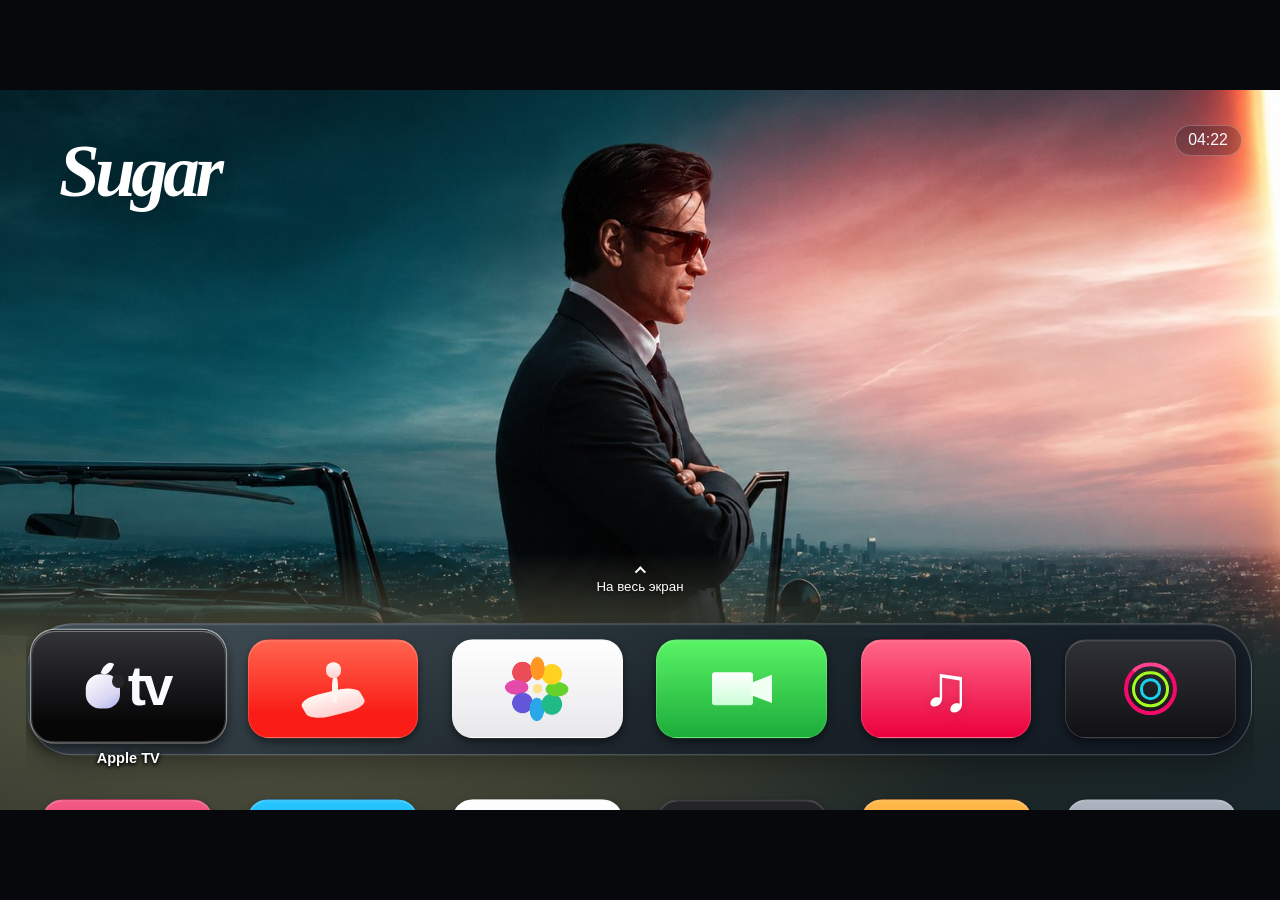
<file: index.html>
<!doctype html>
<html lang="ru">
<head>
  <meta charset="utf-8">
  <meta name="viewport" content="width=device-width, initial-scale=1">
  <title>AppleTvSamsung</title>
  <link rel="stylesheet" href="style.css">
  <link rel="stylesheet" href="art/tvos-icons.css">
  <script defer src="sound-files.js"></script>
  <script defer src="call-config.js"></script>
  <script defer src="call.js"></script>
  <script defer src="settings.js"></script>
  <script defer src="app.js"></script>
</head>
<body>
  <main class="screen">
    <section id="home" class="home" aria-label="Главный экран">
      <div class="backdrop" aria-hidden="true">
        <img id="artwork" alt="" draggable="false" src="art/sugar.jpg">
      </div>
      <div class="apps-wallpaper" aria-hidden="true"></div>
      <h1 class="hero-title">Sugar</h1>
      <time id="home-clock" class="home-clock"></time>
      <button id="hero-preview" class="hero-preview" type="button" aria-expanded="false">
        <span id="hero-preview-label">На весь экран</span>
      </button>
      <div class="shelf" aria-label="Приложения">
        <div class="shelf-track">
          <div class="tile-row favorites">
            <button class="tile" type="button" data-app="tv" aria-label="Apple TV"><span class="tile-frame"><span class="tile-icon tv-icon" aria-hidden="true"><i></i>tv</span></span><span class="tile-name" aria-hidden="true">Apple TV</span></button>
            <button class="tile" type="button" data-app="arcade" aria-label="Arcade"><span class="tile-frame"><span class="tile-icon arcade-icon" aria-hidden="true"><i></i></span></span><span class="tile-name" aria-hidden="true">Arcade</span></button>
            <button class="tile" type="button" data-app="photos" aria-label="Фото"><span class="tile-frame"><span class="tile-icon photos-icon" aria-hidden="true"></span></span><span class="tile-name" aria-hidden="true">Фото</span></button>
            <button class="tile" type="button" data-app="facetime" aria-label="FaceTime"><span class="tile-frame"><span class="tile-icon video-icon" aria-hidden="true"></span></span><span class="tile-name" aria-hidden="true">FaceTime</span></button>
            <button class="tile" type="button" data-app="music" aria-label="Музыка"><span class="tile-frame"><span class="tile-icon symbol-icon music-icon" aria-hidden="true">♫</span></span><span class="tile-name" aria-hidden="true">Музыка</span></button>
            <button class="tile" type="button" data-app="fitness" aria-label="Фитнес"><span class="tile-frame"><span class="tile-icon fitness-icon" aria-hidden="true"></span></span><span class="tile-name" aria-hidden="true">Фитнес</span></button>
          </div>
          <div class="tile-row utilities">
            <button id="all-apps" class="tile" type="button" aria-label="Все приложения"><span class="tile-frame"><span class="tile-icon grid-icon" aria-hidden="true"></span></span><span class="tile-name" aria-hidden="true">Все приложения</span></button>
            <button class="tile" type="button" data-app="localVideo" aria-label="Моё видео"><span class="tile-frame"><span class="tile-icon play-icon" aria-hidden="true"></span></span><span class="tile-name" aria-hidden="true">Моё видео</span></button>
            <button class="tile" type="button" data-app="youtube" aria-label="YouTube"><span class="tile-frame"><span class="tile-icon youtube-icon" aria-hidden="true"></span></span><span class="tile-name" aria-hidden="true">YouTube</span></button>
            <button class="tile" type="button" data-app="netflix" aria-label="Netflix"><span class="tile-frame"><span class="tile-icon netflix-icon" aria-hidden="true"></span></span><span class="tile-name" aria-hidden="true">Netflix</span></button>
            <button class="tile" type="button" data-app="browser" aria-label="Браузер"><span class="tile-frame"><span class="tile-icon compass-icon" aria-hidden="true"></span></span><span class="tile-name" aria-hidden="true">Браузер</span></button>
            <button id="home-settings" class="tile" type="button" aria-label="Настройки"><span class="tile-frame"><span class="tile-icon symbol-icon gear-icon" aria-hidden="true">⚙</span></span><span class="tile-name" aria-hidden="true">Настройки</span></button>
          </div>
        </div>
      </div>
      <p id="notice" class="notice" role="status" hidden></p>
    </section>
    <section id="lan-call" class="lan-call" aria-labelledby="call-title" hidden>
      <header>
        <h1 id="call-title">FaceTime</h1>
        <button id="call-back" type="button">Назад</button>
      </header>
      <p id="call-status" role="status"></p>
      <div class="call-media">
        <img id="call-qr" alt="QR-код подключения телефона" hidden>
        <canvas id="call-video" aria-label="Видео с камеры телефона" hidden></canvas>
      </div>
      <button id="call-retry" type="button" hidden>Новый QR-код</button>
    </section>
    <section id="gallery" class="gallery" aria-labelledby="gallery-title" hidden>
      <header>
        <h1 id="gallery-title">Приложения Samsung</h1>
        <div class="gallery-actions">
          <button id="gallery-settings" type="button">Настройки</button>
          <button id="back" type="button">Назад</button>
        </div>
      </header>
      <p id="gallery-status" role="status"></p>
      <div id="applications" class="applications"></div>
    </section>
    <section id="settings" class="settings" aria-labelledby="settings-title" hidden>
      <header class="settings-heading">
        <button id="settings-back" class="settings-back" type="button" aria-label="Назад">‹</button>
        <h1 id="settings-title">Настройки</h1>
      </header>
      <aside class="settings-brand">
        <div class="settings-logo" aria-hidden="true"><span class="tv-icon"><i></i>tv</span></div>
        <p id="settings-description" class="settings-help" aria-live="polite"></p>
      </aside>
      <div class="settings-menu">
        <div id="settings-list" class="settings-list"></div>
        <p id="settings-detail" class="settings-detail" hidden></p>
      </div>
    </section>
  </main>
</body>
</html>
</file>
<file: style.css>
* { box-sizing: border-box; }
[hidden] { display: none !important; }
body {
  margin: 0;
  min-height: 100vh;
  display: flex;
  align-items: center;
  justify-content: center;
  background: #06080b;
  color: #fff;
  font-family: Inter, "Segoe UI", Arial, sans-serif;
}
.screen {
  position: relative;
  width: 100vw;
  height: 100vh;
  max-width: 177.7778vh;
  max-height: 56.25vw;
  overflow: hidden;
}
.home, .backdrop, .backdrop img, .gallery {
  position: absolute;
  top: 0; right: 0; bottom: 0; left: 0;
  width: 100%;
  height: 100%;
}
.screen { --u: 1vw; }
@media (min-aspect-ratio: 16/9) { .screen { --u: 1.77778vh; } }
.home { overflow: hidden; background: #0b141a; }
.backdrop {
  background: radial-gradient(ellipse at 94% 11%, #e5a996, transparent 53%),
    linear-gradient(150deg, #05202a 5%, #195465 48%, #080d13 88%);
}
.backdrop img {
  object-fit: cover;
  opacity: 0;
  transform: scale(1.025);
  transition: opacity 500ms ease, transform 620ms cubic-bezier(.2,.72,.2,1);
}
.has-artwork .backdrop img { opacity: 1; }
.backdrop::after {
  position: absolute;
  inset: 0;
  top: 0; right: 0; bottom: 0; left: 0;
  content: "";
  background: linear-gradient(0deg, #06090bea, #080b0c30 29%, transparent 54%);
  transition: opacity 340ms ease;
}
.apps-wallpaper {
  position: absolute;
  z-index: 1;
  top: 0; right: 0; bottom: 0; left: 0;
  pointer-events: none;
  --wallpaper:
    radial-gradient(ellipse at 20% 72%, #63634a, transparent 54%),
    radial-gradient(ellipse at 87% 24%, #395151, transparent 62%),
    radial-gradient(ellipse at 58% 16%, #56534f, transparent 57%),
    linear-gradient(155deg, #222b2c, #242922 68%, #18252a);
}
[data-menu-theme="light"] .apps-wallpaper {
  --wallpaper:
    radial-gradient(ellipse at 18% 67%, #949176, transparent 46%),
    radial-gradient(ellipse at 90% 31%, #758583, transparent 68%),
    radial-gradient(ellipse at 57% 25%, #656264, transparent 48%),
    linear-gradient(140deg,#5f7171,#454b40);
}
.apps-wallpaper::before, .apps-wallpaper::after {
  position: absolute;
  top: 0; right: 0; bottom: 0; left: 0;
  background: var(--wallpaper);
  content: "";
}
.apps-wallpaper::before {
  -webkit-mask-image: linear-gradient(transparent 64%, #000 79%);
  opacity: 1;
  transition: opacity 300ms ease;
}
.apps-wallpaper::after {
  opacity: 0;
  transition: opacity 420ms cubic-bezier(.2,.72,.2,1);
}
.apps-scrolled .apps-wallpaper::after { opacity: 1; }
.previewing .apps-wallpaper::before { opacity: 0; }
.hero-title {
  position: absolute;
  top: 5.5%;
  left: 4.6%;
  margin: 0;
  font: italic 700 calc(5.7 * var(--u))/1.15 "Segoe Script", "Brush Script MT", cursive;
  letter-spacing: -.06em;
  text-shadow: 0 .1em .45em #0006;
  transition: transform 360ms cubic-bezier(.2,.75,.2,1), opacity 260ms ease;
}
.apps-scrolled .hero-title { opacity: 0; transform: translateY(-.45em); }
.home-clock {
  position: absolute;
  top: 4.8%;
  right: 3%;
  padding: .36em .8em;
  border: 1px solid rgba(255,255,255,.24);
  border-radius: 2em;
  background: rgba(8,15,22,.25);
  color: #f6f9fc;
  font-size: calc(1.24 * var(--u));
  font-variant-numeric: tabular-nums;
}
button { font: inherit; color: inherit; cursor: pointer; }
.hero-preview {
  position: absolute;
  z-index: 3;
  top: 65.8%;
  left: 50%;
  transform: translateX(-50%);
  padding: .3em 1em;
  border: 0;
  border-radius: .6em;
  background: transparent;
  color: #fff;
  text-shadow: 0 1px 5px #000;
  font-size: calc(1.04 * var(--u));
  text-align: center;
  transition: opacity 210ms ease, top 360ms ease;
}
.hero-preview::before {
  display: block;
  width: .48em;
  height: .48em;
  margin: 0 auto .25em;
  border-top: 2px solid;
  border-left: 2px solid;
  transform: rotate(45deg);
  content: "";
}
.hero-preview:focus { outline: 1px solid #eef6ff; outline-offset: 2px; background: #132234af; }
.apps-scrolled .hero-preview { visibility: hidden; opacity: 0; }
.shelf {
  position: absolute;
  z-index: 2;
  top: 0;
  right: 2%;
  bottom: 0;
  left: 2%;
  overflow: hidden;
  pointer-events: none;
  transition: opacity 240ms ease;
}
.shelf-track {
  position: absolute;
  top: 0; bottom: 0; left: .15%; right: .15%;
  padding-top: calc(2.1 * var(--u));
  transform: translateY(70.3%);
  transition: transform 330ms cubic-bezier(.2,.76,.24,1);
  will-change: transform;
}
.apps-scrolled .shelf-track { transform: translateY(3.1%); }
.tile-row {
  display: flex;
  align-items: center;
  justify-content: space-between;
  padding: calc(1.2 * var(--u));
}
.favorites {
  border: 1px solid rgba(241,247,255,.23);
  border-radius: calc(3.6 * var(--u));
  background: linear-gradient(156deg, #465662e0, #18232cda 52%, #111721e8);
  box-shadow: inset 0 1px 0 #f5f7ff2c, 0 .55em 1.7em #0005;
}
.utilities { margin-top: calc(2.25 * var(--u)); }
.tile {
  position: relative;
  width: 14.3%;
  flex: 0 0 14.3%;
  padding: 0;
  border: 0;
  background: transparent;
  pointer-events: auto;
  transform: scale(1);
  transition: transform 180ms cubic-bezier(.17,.84,.34,1.15);
}
.tile-frame {
  position: relative;
  display: grid;
  place-items: center;
  height: calc(7.74 * var(--u));
  border: 1px solid rgba(255,255,255,.15);
  border-radius: calc(1.65 * var(--u));
  background: var(--tile-color, linear-gradient(#252b36, #10141b));
  box-shadow: inset 0 1px 0 #ffffff2e, 0 .26em .55em #0007;
}
.tile-frame::before {
  position: absolute;
  z-index: 1;
  top: 0; right: 0; bottom: 0; left: 0;
  border-radius: inherit;
  background-position: var(--tile-x) var(--tile-y);
  background-size: var(--tile-size);
  background-repeat: no-repeat;
  content: var(--tile-art, none);
  pointer-events: none;
}
.tile:focus { z-index: 2; outline: 0; transform: translateY(-.15em) scale(1.14); }
.tile:focus .tile-frame {
  box-shadow: inset 0 1px 0 #ffffff55, 0 .36em .75em #0009, 0 0 0 1px #ffffffb0;
}
.tile:active { transform: scale(1.055); transition-duration: 90ms; }
.tile-name {
  position: absolute;
  z-index: 1;
  top: calc(100% + .45em);
  left: 50%;
  transform: translate(-50%, -.32em);
  opacity: 0;
  color: #fff;
  font-size: calc(1.0 * var(--u));
  font-weight: 600;
  white-space: nowrap;
  text-shadow: 0 1px .3em #000, 0 1px .3em #000;
  transition: opacity 140ms ease, transform 200ms ease;
}
.tile:focus .tile-name { opacity: 1; transform: translate(-50%, 0); }
[data-app="tv"] { --tile-color: linear-gradient(#333437, #060607 83%); }
[data-app="arcade"] { --tile-color: linear-gradient(#ff664f, #fa1d17 75%); }
[data-app="photos"] { --tile-color: linear-gradient(#fff, #e8e8eb); }
[data-app="facetime"] { --tile-color: linear-gradient(#5af466, #1cac3a); }
[data-app="music"] { --tile-color: linear-gradient(#ff6788, #ec003d); }
[data-app="fitness"] { --tile-color: linear-gradient(#303137, #111114); }
#all-apps { --tile-color: linear-gradient(#f55b86, #c20d49); }
[data-app="localVideo"] { --tile-color: linear-gradient(#28c8ff, #0578d8); }
[data-app="youtube"] { --tile-color: linear-gradient(#fff, #ededf0); }
[data-app="netflix"] { --tile-color: linear-gradient(#26262a, #09090b); }
[data-app="browser"] { --tile-color: linear-gradient(#ffba4c, #f37e10); }
#home-settings { --tile-color: linear-gradient(#aeb5c0, #737d8c); }
.tile-icon { position: relative; display: block; width: calc(5.1 * var(--u)); height: calc(5.1 * var(--u)); }
.symbol-icon { text-align: center; line-height: 1; color: white; font-size: calc(5.1 * var(--u)); }
.music-icon { font-weight: 750; text-shadow: 0 1px .15em #9b174066; }
.gear-icon { font-size: calc(4.5 * var(--u)); padding-top: .08em; }
.netflix-icon {
  width: calc(2.7 * var(--u));
  height: calc(4.55 * var(--u));
  background: linear-gradient(90deg,#a90018 0 27%,transparent 27% 73%,#c7001c 73% 100%);
}
.netflix-icon::before {
  position: absolute;
  top: 0; right: 0; bottom: 0; left: 0;
  background: linear-gradient(100deg,#a90016,#f3263b 48%,#da001d);
  clip-path: polygon(0 0,30% 0,100% 100%,70% 100%);
  content: "";
}
.tv-icon {
  display: flex; align-items: center; justify-content: center; width: auto; height: auto; gap: .14em;
  font: 750 calc(3.75 * var(--u))/1 "Segoe UI", Arial, sans-serif; letter-spacing: -.055em; color: #fafbff;
}
.tv-icon i { position: relative; display: inline-block; width: .62em; height: .62em; margin-top: .19em; border-radius: 43% 43% 42% 42%; background: linear-gradient(147deg,#fff,#d9d6f2 67%,#a3b1f1); }
.tv-icon i::before { content: ""; position: absolute; top: -.24em; left: .31em; width: .17em; height: .24em; border-radius: 80% 0; background: #f9fafd; transform: rotate(22deg); }
.tv-icon i::after { content: ""; position: absolute; top: -.01em; right: -.08em; width: .22em; height: .25em; border-radius: 50%; background: #252527; }
.arcade-icon::before, .arcade-icon::after, .arcade-icon i { position: absolute; content: ""; background: linear-gradient(#fff9f4,#ffd0d0); }
.arcade-icon::before { inset: 53% 4% 11%; top: 53%; left: 4%; right: 4%; bottom: 11%; border-radius: 35%; transform: rotate(-14deg) skewX(16deg); }
.arcade-icon::after { top: 9%; left: 39%; width: 24%; height: 24%; border-radius: 50%; }
.arcade-icon i { top: 30%; left: 48%; height: 42%; width: 9%; border-radius: 40%; background: #fff5f0; }
.photos-icon {
  background:
    radial-gradient(ellipse at 50% 50%, #ffe08c 0 10%, transparent 11%),
    radial-gradient(ellipse at 50% 19%, #ff9523 0 15%, transparent 16%),
    radial-gradient(ellipse at 72% 28%, #ffd222 0 15%, transparent 16%),
    radial-gradient(ellipse at 80% 51%, #67d12c 0 15%, transparent 16%),
    radial-gradient(ellipse at 72% 74%, #21b985 0 15%, transparent 16%),
    radial-gradient(ellipse at 49% 82%, #28a8e8 0 15%, transparent 16%),
    radial-gradient(ellipse at 27% 72%, #6257d9 0 15%, transparent 16%),
    radial-gradient(ellipse at 18% 48%, #e34aaa 0 15%, transparent 16%),
    radial-gradient(ellipse at 27% 25%, #eb4c57 0 15%, transparent 16%);
}
.video-icon::before { position: absolute; top: 25%; left: 4%; width: 63%; height: 50%; border-radius: .18em; background: linear-gradient(#fff,#ccffd7); content: ""; }
.video-icon::after { position: absolute; top: 28%; right: 3%; width: 34%; height: 44%; background: #effff1; clip-path: polygon(0 30%,100% 0,100% 100%,0 70%); content: ""; }
.fitness-icon { width: calc(4.15 * var(--u)); height: calc(4.15 * var(--u)); border-radius: 50%; border: calc(.38 * var(--u)) solid #f50969; border-top-color: #ff4393; }
.fitness-icon::before, .fitness-icon::after { position: absolute; border-radius: 50%; content: ""; }
.fitness-icon::before { inset: 10%; top: 10%; right: 10%; bottom: 10%; left: 10%; border: calc(.29 * var(--u)) solid #a4fc20; }
.fitness-icon::after { inset: 26%; top: 26%; right: 26%; bottom: 26%; left: 26%; border: calc(.25 * var(--u)) solid #1bd1ed; }
.grid-icon { width: calc(3.15 * var(--u)); height: calc(3.15 * var(--u)); background: radial-gradient(circle, #fff 52%, transparent 55%) 0 0 / 33.333% 33.333%; }
.play-icon::before, .youtube-icon::before { position: absolute; content: ""; }
.play-icon::before { top: 16%; left: 29%; width: 55%; height: 68%; background: white; clip-path: polygon(0 0,100% 50%,0 100%); }
.youtube-icon { width: calc(5.2 * var(--u)); height: calc(3.65 * var(--u)); border-radius: 23%; background: #ff0033; }
.youtube-icon::before { top: 24%; left: 41%; width: 31%; height: 52%; background: #fff; clip-path: polygon(0 0,100% 50%,0 100%); }
.compass-icon { width: calc(4.05 * var(--u)); height: calc(4.05 * var(--u)); border-radius: 50%; border: 2px solid #fff; }
.compass-icon::before { position: absolute; top: 15%; left: 14%; width: 72%; height: 72%; background: #fff; clip-path: polygon(83% 3%,62% 61%,6% 92%,33% 34%); content: ""; }
.previewing .shelf { visibility: hidden; opacity: 0; transition: opacity 210ms ease, visibility 0s 210ms; }
.previewing .backdrop img { transform: scale(1); }
.previewing .backdrop::after { opacity: .35; }
.previewing .hero-preview { top: 90%; visibility: visible; opacity: 1; }
.previewing .hero-preview::before { transform: rotate(225deg); }
.lan-call {
  position: absolute;
  top: 0; right: 0; bottom: 0; left: 0;
  padding: 4% 6%;
  background: radial-gradient(ellipse at 52% 43%, #253e35, #101719 72%);
  font-size: calc(1.45 * var(--u));
}
.lan-call header { display: flex; justify-content: space-between; align-items: center; }
.lan-call h1 { margin: 0; font-size: 2.1em; }
.lan-call p { text-align: center; margin: .45em 0 1em; }
.lan-call button {
  display: block;
  margin: .55em auto 0;
  border: 0;
  border-radius: .65em;
  padding: .46em .9em;
  background: #30413d;
}
.lan-call header button { margin: 0; }
.lan-call button:focus { background: #f2f7f4; color: #0e231b; outline: none; }
.call-media { text-align: center; }
#call-qr { width: calc(18 * var(--u)); max-width: 55%; background: #fff; border-radius: .6em; }
#call-video { max-width: 85%; width: auto; height: calc(33 * var(--u)); border-radius: .55em; }
.gallery:not([hidden]), .settings:not([hidden]) { animation: screen-in 260ms cubic-bezier(.2,.73,.28,1) both; }
.home:not([hidden]) { animation: reveal 180ms ease both; }
@keyframes screen-in { from { opacity: 0; transform: translateY(.6em) scale(.988); } to { opacity: 1; transform: none; } }
@keyframes reveal { from { opacity: 0; } to { opacity: 1; } }
@media (prefers-reduced-motion: reduce) {
  .screen *, .screen *::before, .screen *::after { animation-duration: 0s !important; transition-duration: 0s !important; }
}
[data-reduce-motion="true"] .screen *, [data-reduce-motion="true"] .screen *::before, [data-reduce-motion="true"] .screen *::after {
  animation-duration: 0s !important; transition-duration: 0s !important;
}
.notice {
  position: absolute;
  z-index: 4;
  top: 58%;
  left: 50%;
  width: max-content;
  max-width: 90%;
  transform: translateX(-50%);
  margin: 0;
  padding: 12px 20px;
  border: 1px solid #5a6976;
  border-radius: 12px;
  background: #14202b;
  font-size: 20px;
  font-size: max(14px, 1.4vw);
}
.gallery {
  padding: 4% 5%;
  overflow: auto;
  background: radial-gradient(ellipse at top right, #202f44, #0a1019 72%);
}
.gallery header { display: flex; align-items: center; justify-content: space-between; }
.gallery h1 { margin: 0; font-size: 3vw; }
.gallery p { color: #c7d3e1; }
.gallery button {
  padding: .8em 1em;
  border: 1px solid #506175;
  border-radius: .8em;
  background: #233147;
  min-height: 44px;
}
.applications {
  display: grid;
  grid-template-columns: repeat(4, minmax(0, 1fr));
  gap: 1vw;
}
.applications button { text-align: left; overflow-wrap: break-word; }
.settings {
  --menu-ink: #f4f4f6;
  --menu-muted: #a8a8ad;
  --menu-row: rgba(255,255,255,.095);
  --menu-selected: #fefefe;
  --menu-selected-ink: #19191d;
  --menu-mark: #1f2021;
  --menu-logo: #555657;
  position: absolute;
  top: 0; right: 0; bottom: 0; left: 0;
  overflow: hidden;
  color: var(--menu-ink);
  background:
    radial-gradient(ellipse at 75% 50%, #383a2e33, transparent 58%),
    radial-gradient(ellipse at 20% 97%, #20263188, transparent 52%),
    linear-gradient(140deg, #222321, #1b1c20 65%, #232526);
  font-size: calc(1.93 * var(--u));
}
.settings-heading { position: absolute; top: 5.3%; left: 4%; right: 4%; text-align: center; }
.settings-heading h1 {
  margin: 0;
  color: var(--menu-muted);
  font-size: calc(2.92 * var(--u));
  font-weight: 650;
  line-height: 1.14;
  letter-spacing: -.045em;
}
.settings-back {
  position: absolute;
  left: 0;
  width: 1.3em;
  height: 1.3em;
  border: 0;
  border-radius: 50%;
  font-size: 1.5em;
  line-height: 1;
  background: var(--menu-row);
  opacity: 0;
}
.settings-back:focus, .settings-back:hover {
  color: var(--menu-selected-ink);
  background: var(--menu-selected);
  opacity: 1;
}
.settings-brand { position: absolute; top: 21.9%; left: 13.15%; width: 28.4%; text-align: center; }
.settings-logo {
  display: grid;
  place-items: center;
  height: calc(28.4 * var(--u));
  border-radius: 21%;
  background: var(--menu-logo);
  box-shadow: inset 0 1px 1px #ffffff15;
}
.settings-logo .tv-icon {
  color: var(--menu-mark);
  font-size: calc(7.5 * var(--u));
  font-weight: 640;
}
.settings-logo .tv-icon i, .settings-logo .tv-icon i::before { background: var(--menu-mark); }
.settings-logo .tv-icon i::after { background: var(--menu-logo); }
.settings-help {
  margin: 1.8em -1.8em 0;
  color: var(--menu-muted);
  font-size: .65em;
  line-height: 1.42;
}
.settings-menu {
  position: absolute;
  top: 16.9%;
  right: 4.05%;
  bottom: 2.3%;
  left: 54.65%;
  display: flex;
  flex-direction: column;
  min-width: 0;
}
.settings-list { min-height: 0; overflow: auto; padding: .18em .42em .68em; }
.settings-list::-webkit-scrollbar { display: none; }
.settings-detail { margin: .5em .75em; line-height: 1.5; color: var(--menu-muted); }
.settings-group {
  margin: 1em .72em .5em;
  font-size: .61em;
  font-weight: 650;
  letter-spacing: .05em;
  text-transform: uppercase;
  color: var(--menu-muted);
}
.settings-group:first-child { margin-top: .12em; }
.setting-row {
  position: relative;
  display: flex;
  width: 100%;
  min-height: calc(3.48 * var(--u));
  align-items: center;
  justify-content: space-between;
  padding: .3em .77em;
  border: 0;
  border-radius: 99rem;
  background: var(--menu-row);
  color: var(--menu-ink);
  text-align: left;
  line-height: 1.16;
  font-weight: 500;
  transition: background-color 155ms ease, color 155ms ease, transform 205ms cubic-bezier(.21,.75,.27,1.18), box-shadow 160ms ease;
}
.setting-row + .setting-row { margin-top: calc(.68 * var(--u)); }
.setting-row:focus {
  z-index: 1;
  color: var(--menu-selected-ink);
  background: var(--menu-selected);
  outline: 0;
  transform: scale(1.018);
  box-shadow: 0 .32em .68em #0007, inset 0 1px 1px #fff;
}
.setting-label { min-width: 0; overflow-wrap: break-word; }
.setting-value { margin-left: .55em; flex-shrink: 0; color: inherit; opacity: .67; font-size: .8em; text-align: right; }
.setting-chevron {
  width: .47em;
  height: .47em;
  margin-right: .12em;
  border-top: .11em solid currentColor;
  border-right: .11em solid currentColor;
  transform: rotate(45deg);
  color: inherit;
  opacity: .5;
  font-size: .88em;
  overflow: hidden;
  text-indent: -999em;
}
[data-menu-theme="light"] .settings {
  --menu-ink: #202126;
  --menu-muted: #585a63;
  --menu-row: rgba(255,255,255,.37);
  --menu-selected: #fff;
  --menu-selected-ink: #15171d;
  --menu-mark: #d8e7f1;
  --menu-logo: #99a4ad;
  background:
    radial-gradient(ellipse at 82% 9%, #aacbe4, transparent 62%),
    linear-gradient(139deg,#edf0f6,#c4d9e8 61%,#dae6ee);
}
[data-menu-theme="light"] .settings .setting-row:focus { box-shadow: 0 .32em .75em #31475e4a; }
[data-menu-theme="light"] .gallery { background: radial-gradient(ellipse at 90% 65%, #d0e0f3, #f3f6fc 73%); color: #152338; }
[data-menu-theme="light"] .gallery p { color: #36465b; }
[data-menu-theme="light"] .gallery button { background: #e1e9f5; border-color: #9aadc5; }
[data-large-text="true"] .settings { font-size: calc(2.25 * var(--u)); }
[data-large-text="true"] .gallery { font-size: 1.3em; }
[data-strong-focus="true"] .tile:focus .tile-frame,
[data-strong-focus="true"] .gallery button:focus, [data-strong-focus="true"] .settings button:focus {
  outline: 3px solid #ffd467;
  outline-offset: 2px;
}
@media (max-width: 650px) {
  .gallery h1 { font-size: 18px; }
  .applications { grid-template-columns: repeat(2, minmax(0, 1fr)); }
  .settings { font-size: 12px; }
  [data-large-text="true"] .settings { font-size: 14px; }
  .settings-heading h1 { font-size: 16px; }
  .setting-row { min-height: 25px; }
}
</file>
<file: art/tvos-icons.css>
/* Icon rectangles from the Apple TV 4K guide, laid out by the app. */
.tile-frame::before {
  background-image: url("https://help.apple.com/assets/69CB07644893F0C51C05AF64/69CB07684893F0C51C05AF6A/en_GB/0aec0184760e2ac111756c0578f44794.png");
}
[data-app="tv"] {
  --tile-art: "";
  --tile-x: 5.4108%;
  --tile-y: 10.7720%;
  --tile-size: 774.3243% 725.8427%;
}
[data-app="arcade"] {
  --tile-art: "";
  --tile-x: 23.1695%;
  --tile-y: 10.7720%;
  --tile-size: 769.1275% 725.8427%;
}
[data-app="photos"] {
  --tile-art: "";
  --tile-x: 40.9639%;
  --tile-y: 10.7720%;
  --tile-size: 764.0000% 725.8427%;
}
[data-app="facetime"] {
  --tile-art: "";
  --tile-x: 58.7763%;
  --tile-y: 10.7720%;
  --tile-size: 769.1275% 725.8427%;
}
[data-app="music"] {
  --tile-art: "";
  --tile-x: 76.6064%;
  --tile-y: 10.7720%;
  --tile-size: 764.0000% 725.8427%;
}
[data-app="fitness"] {
  --tile-art: "";
  --tile-x: 94.3831%;
  --tile-y: 10.7720%;
  --tile-size: 769.1275% 725.8427%;
}
#all-apps {
  --tile-art: "";
  --tile-x: 23.1695%;
  --tile-y: 38.4892%;
  --tile-size: 769.1275% 717.7778%;
}
[data-app="localVideo"] {
  --tile-art: "";
  --tile-x: 76.6064%;
  --tile-y: 38.4892%;
  --tile-size: 764.0000% 717.7778%;
}
[data-app="browser"] {
  --tile-art: "";
  --tile-x: 58.7763%;
  --tile-y: 38.4892%;
  --tile-size: 769.1275% 717.7778%;
}
#home-settings {
  --tile-art: "";
  --tile-x: 94.3831%;
  --tile-y: 38.4892%;
  --tile-size: 769.1275% 717.7778%;
}
</file>
